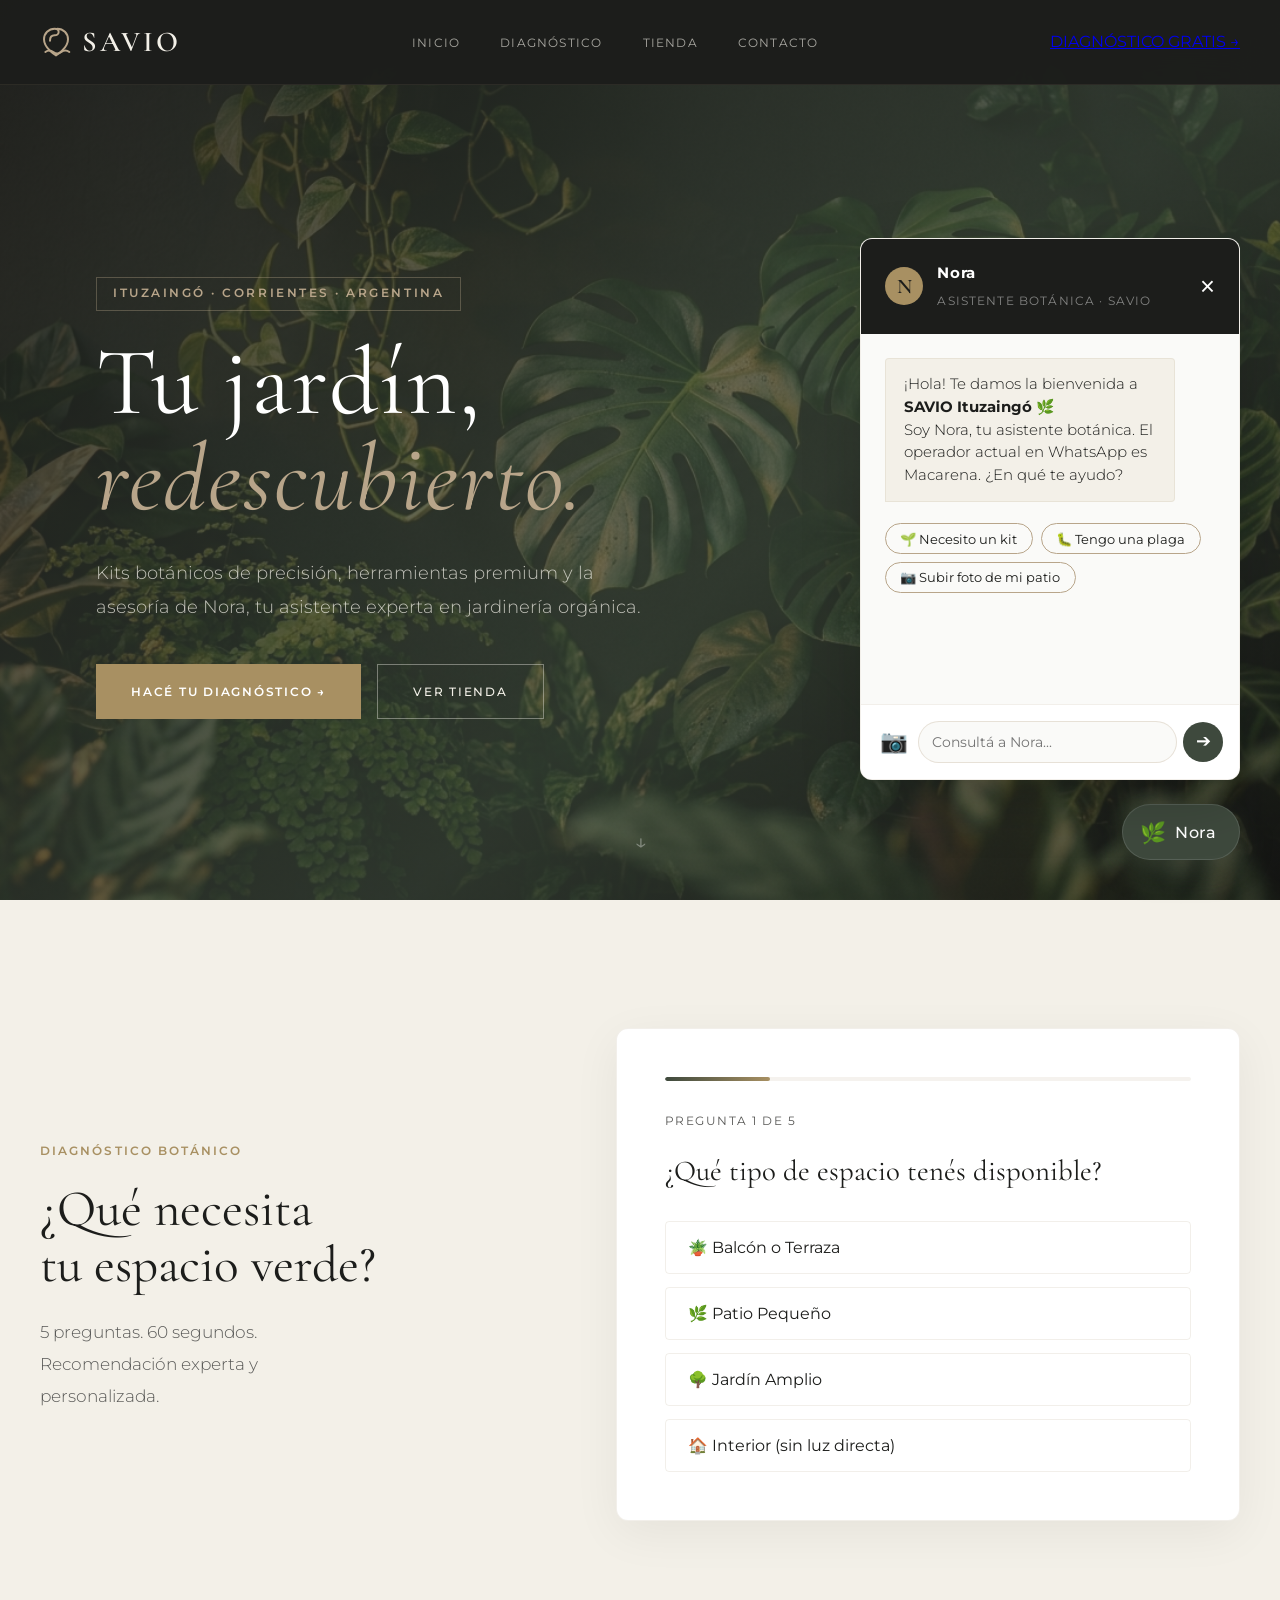
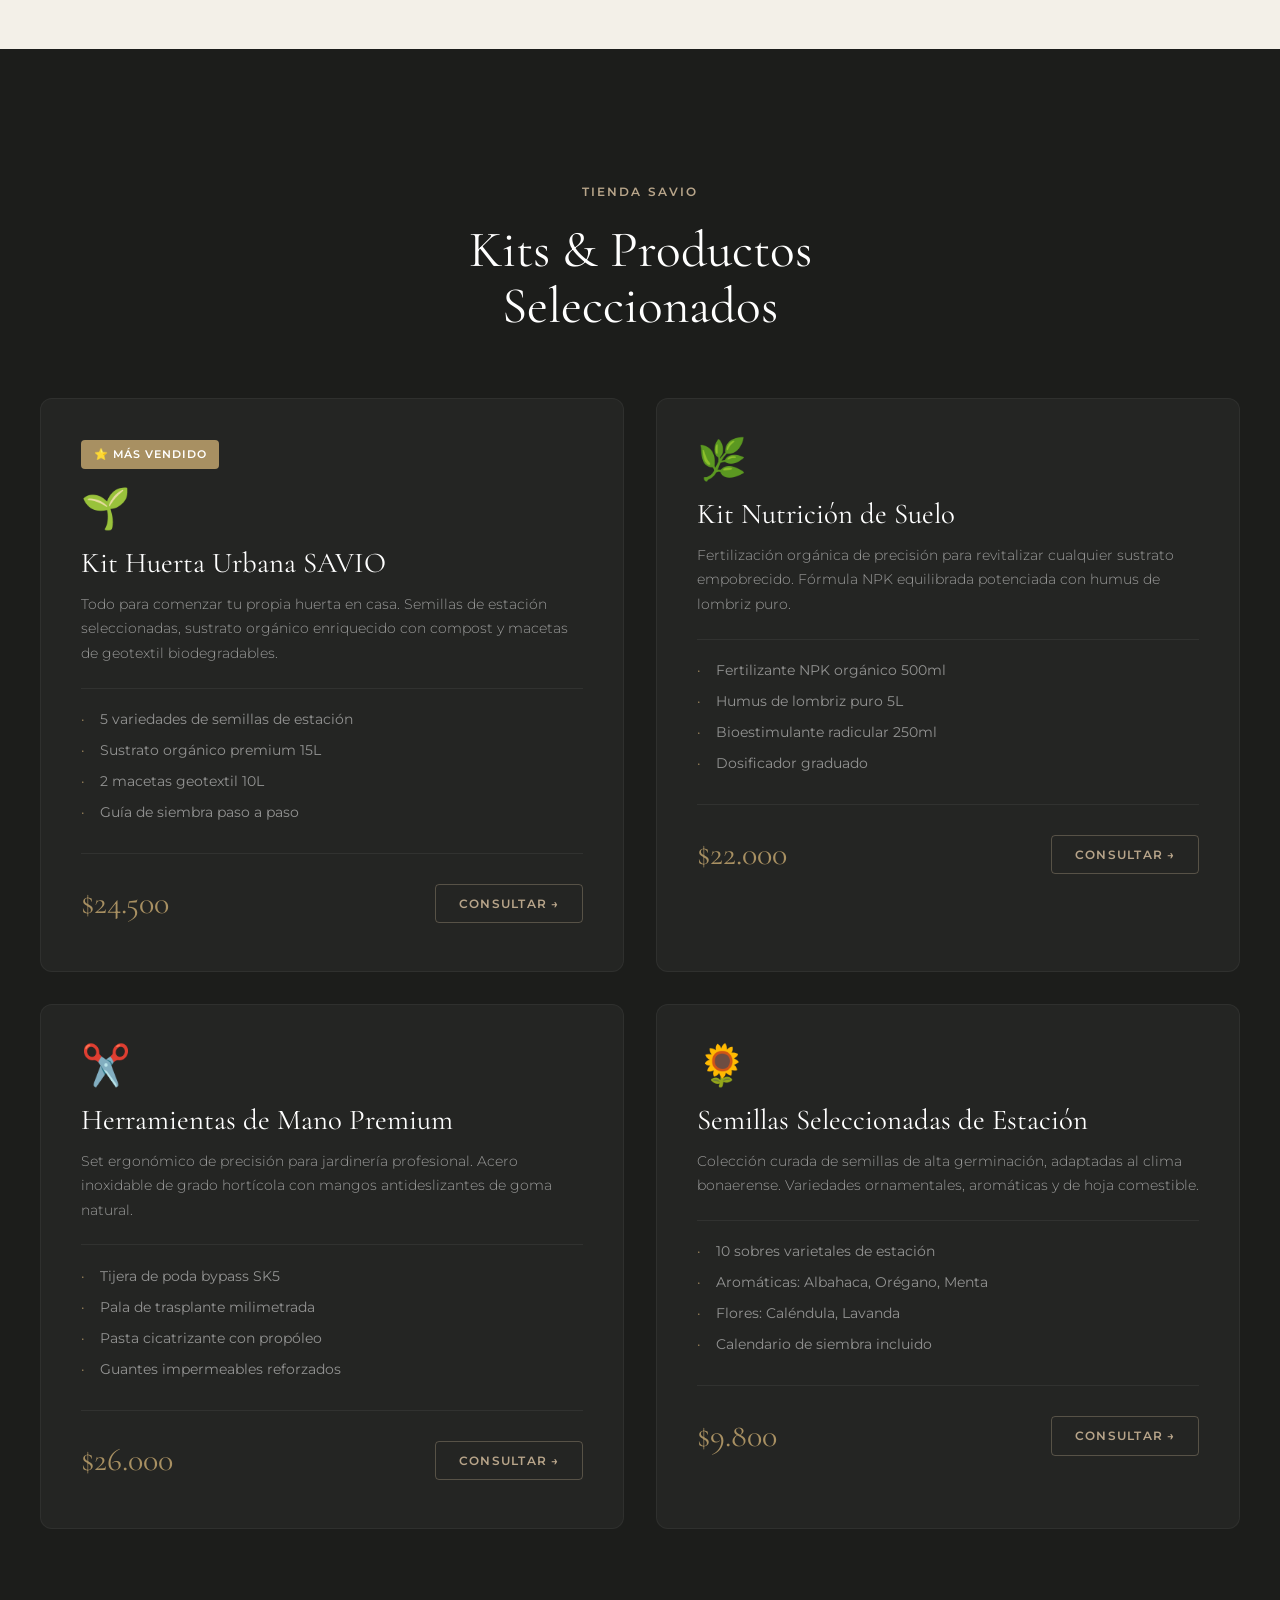
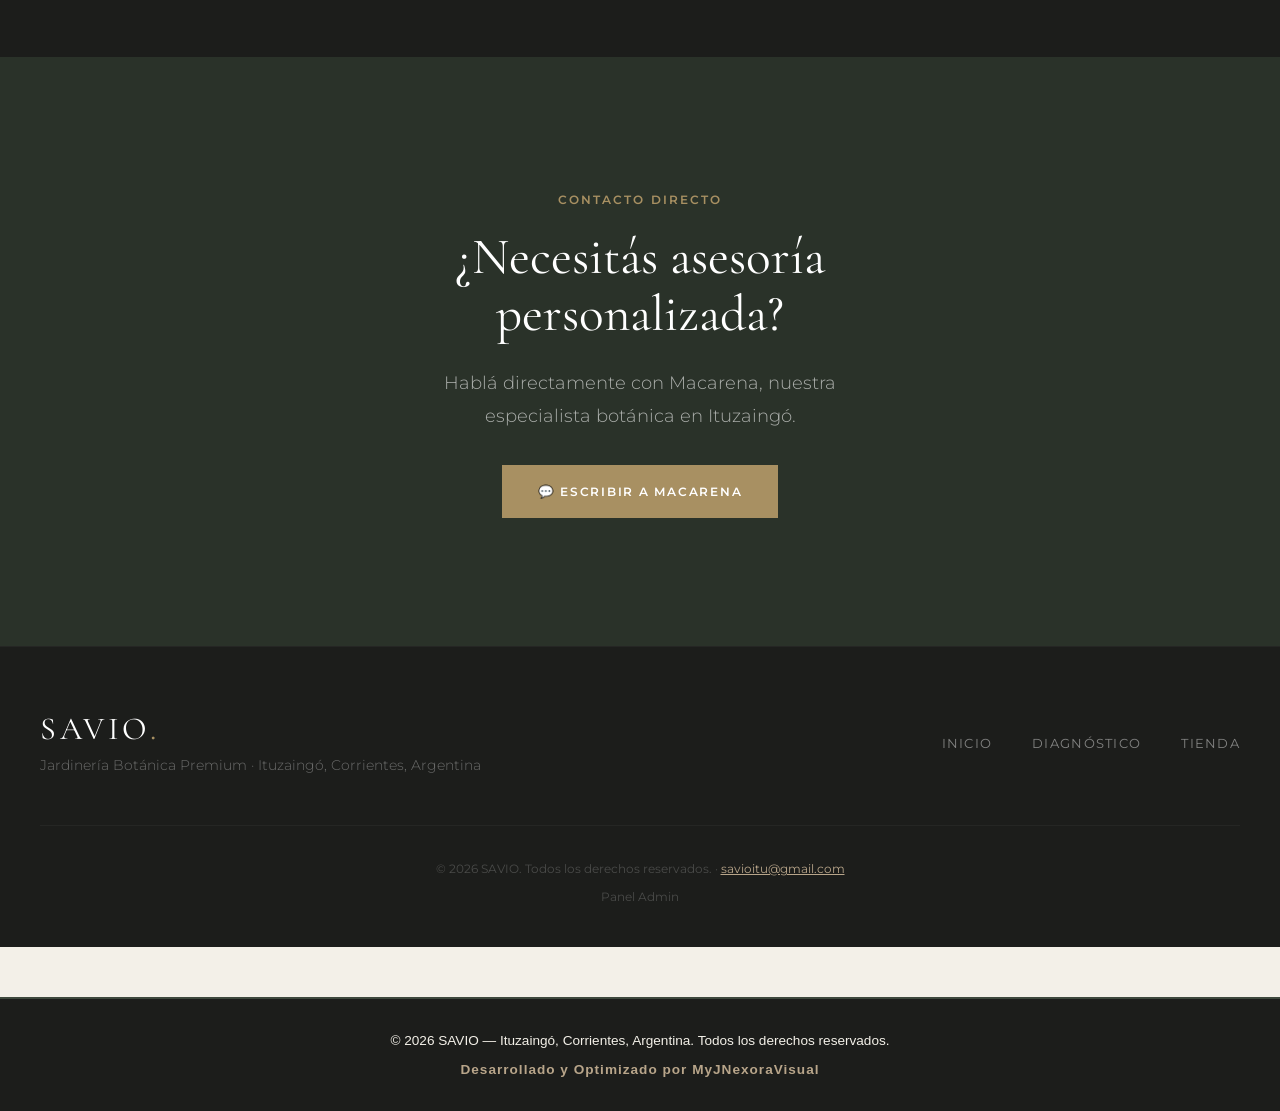
<file: index.html>
<!DOCTYPE html>
<html lang="es">
<head>
  <meta charset="UTF-8">
  <meta name="viewport" content="width=device-width, initial-scale=1.0">
  <title>SAVIO Ituzaingó | Jardinería Botánica Premium</title>
  <meta name="description" content="Kits de jardinería orgánica, herramientas premium y asesoría botánica personalizada en Ituzaingó. Hacé tu diagnóstico gratis con Nora.">
  <link rel="preconnect" href="https://fonts.googleapis.com">
  <link rel="preconnect" href="https://fonts.gstatic.com" crossorigin>
  <link href="https://fonts.googleapis.com/css2?family=Cormorant+Garamond:ital,wght@0,400;0,600;0,700;1,400&family=Montserrat:wght@300;400;500;600;700&display=swap" rel="stylesheet">
  <link rel="stylesheet" href="styles.css">
  <link rel="manifest" href="manifest.json">
  <meta name="theme-color" content="#3E493D">
  <meta name="apple-mobile-web-app-capable" content="yes">
  <meta name="apple-mobile-web-app-status-bar-style" content="black-translucent">
</head>
<body>
  <!-- PWA Banner -->
  <div class="pwa-banner" id="pwa-banner" style="display: none;">
    SAVIO Ituzaingó está disponible como App Nativa.
    <button id="btn-install-pwa">INSTALAR APP</button>
  </div>

  <!-- Nav -->
  <nav class="site-nav" id="main-nav">
    <div class="nav-container">
      <a href="#inicio" class="nav-brand" style="display: flex; align-items: center; gap: 10px; text-decoration: none;">
        <svg width="32" height="32" viewBox="0 0 24 24" fill="none" stroke="#B8A58A" stroke-width="1.5" stroke-linecap="round" stroke-linejoin="round" style="flex-shrink:0;"><path d="M12 22C12 22 3 17 3 10C3 5.5 6.5 2 11 2C12.5 2 14 3 14 4.5C14 6 12.5 7 11 7C8.5 7 7.5 9 7.5 11M12 22C12 22 21 17 21 10C21 5.5 17.5 2 13 2"/><path d="M4 19.5C6 18 8 18 10 19.5C12 21 14 21 16 19.5C18 18 20 18 22 19.5"/></svg>
        <span style="color: #F3F0E8; font-family: var(--font-serif); font-size: 1.8rem; letter-spacing: 0.1em; font-weight: 600;">SAVIO</span>
      </a>
      <ul class="nav-links">
        <li><a href="#inicio">Inicio</a></li>
        <li><a href="#quiz-section">Diagnóstico</a></li>
        <li><a href="#tienda">Tienda</a></li>
        <li><a href="#contacto">Contacto</a></li>
      </ul>
      <a href="#quiz-section" class="btn-primary nav-cta">DIAGNÓSTICO GRATIS →</a>
    </div>
  </nav>

  <!-- Hero -->
  <section id="inicio" class="hero-section">
    <div class="hero-overlay"></div>
    <div class="hero-content">
      <span class="hero-tag" id="hero-location">Ituzaingó · Corrientes · Argentina</span>
      <h1 class="hero-title">Tu jardín,<br><em>redescubierto.</em></h1>
      <p class="hero-subtitle">Kits botánicos de precisión, herramientas premium y la asesoría de Nora, tu asistente experta en jardinería orgánica.</p>
      <div class="hero-actions">
        <button id="btn-iniciar-quiz" class="btn-golden">HACÉ TU DIAGNÓSTICO →</button>
        <a href="#tienda" class="btn-outline">Ver Tienda</a>
      </div>
    </div>
    <div class="hero-scroll-hint">↓</div>
  </section>

  <!-- Quiz Section -->
  <section id="quiz-section" class="quiz-section">
    <div class="container">
      <div class="quiz-wrapper">
        <div class="quiz-intro">
          <span class="section-tag">Diagnóstico Botánico</span>
          <h2 class="section-heading">¿Qué necesita<br>tu espacio verde?</h2>
          <p>5 preguntas. 60 segundos. Recomendación experta y personalizada.</p>
        </div>
        <div class="quiz-card" id="quiz-card">
          <div id="quiz-progress-bar-wrap"><div id="quiz-progress-bar"></div></div>
          <p class="quiz-step-label">Pregunta <span id="quiz-current-q">1</span> de 5</p>

          <div id="quiz-step-1" class="quiz-step active">
            <h3 class="quiz-question">¿Qué tipo de espacio tenés disponible?</h3>
            <div class="quiz-options">
              <button class="quiz-btn" data-key="espacio" data-value="balcon">🪴 Balcón o Terraza</button>
              <button class="quiz-btn" data-key="espacio" data-value="patio">🌿 Patio Pequeño</button>
              <button class="quiz-btn" data-key="espacio" data-value="jardin">🌳 Jardín Amplio</button>
              <button class="quiz-btn" data-key="espacio" data-value="interior">🏠 Interior (sin luz directa)</button>
            </div>
          </div>

          <div id="quiz-step-2" class="quiz-step">
            <h3 class="quiz-question">¿Cuántas horas de sol directo recibe?</h3>
            <div class="quiz-options">
              <button class="quiz-btn" data-key="sol" data-value="mucho">☀️ Más de 5 horas</button>
              <button class="quiz-btn" data-key="sol" data-value="medio">⛅ Entre 2 y 5 horas</button>
              <button class="quiz-btn" data-key="sol" data-value="poco">🌤️ Menos de 2 horas / Sombra</button>
            </div>
          </div>

          <div id="quiz-step-3" class="quiz-step">
            <h3 class="quiz-question">¿Cuál es el principal problema hoy?</h3>
            <div class="quiz-options">
              <button class="quiz-btn" data-key="problema" data-value="descuidado">😓 Plantas tristes o descuidadas</button>
              <button class="quiz-btn" data-key="problema" data-value="plagas">🐛 Plagas o enfermedades</button>
              <button class="quiz-btn" data-key="problema" data-value="crear">✨ Quiero crear desde cero</button>
              <button class="quiz-btn" data-key="problema" data-value="mantenimiento">🔄 Solo mantener lo que tengo</button>
            </div>
          </div>

          <div id="quiz-step-4" class="quiz-step">
            <h3 class="quiz-question">¿Cuánto tiempo podés dedicarle por semana?</h3>
            <div class="quiz-options">
              <button class="quiz-btn" data-key="tiempo" data-value="alto">💚 Todos los días (me encanta)</button>
              <button class="quiz-btn" data-key="tiempo" data-value="medio">📅 Fines de semana</button>
              <button class="quiz-btn" data-key="tiempo" data-value="bajo">⏱️ Casi nada, quiero algo fácil</button>
            </div>
          </div>

          <div id="quiz-step-5" class="quiz-step">
            <h3 class="quiz-question">¿Qué te gustaría lograr?</h3>
            <div class="quiz-options">
              <button class="quiz-btn" data-key="objetivo" data-value="huerta">🥬 Comer de mi propia huerta</button>
              <button class="quiz-btn" data-key="objetivo" data-value="ornamental">🌸 Que se vea hermoso</button>
              <button class="quiz-btn" data-key="objetivo" data-value="asesoria">📋 Tener un plan profesional</button>
            </div>
          </div>

          <div id="quiz-result" class="quiz-step quiz-result-step">
            <div class="result-icon">🌿</div>
            <h3 class="quiz-question result-title">¡Tenemos tu recomendación!</h3>
            <p id="quiz-result-text" class="quiz-result-text"></p>
            <div id="quiz-result-kit" class="quiz-result-kit"></div>
            <button id="btn-whatsapp-quiz" class="btn-golden" style="width:100%; margin-top:1.5rem;">
              💬 HABLAR CON MACARENA →
            </button>
            <button id="btn-quiz-reset" class="btn-link-muted" style="margin-top:0.8rem;">Repetir diagnóstico</button>
          </div>
        </div>
      </div>
    </div>
  </section>

  <!-- Tienda -->
  <section id="tienda" class="store-section">
    <div class="container">
      <div class="section-header">
        <span class="section-tag light">Tienda SAVIO</span>
        <h2 class="section-heading light">Kits & Productos<br>Seleccionados</h2>
      </div>
      <div class="store-grid">

        <div class="product-card">
          <div class="product-badge">⭐ Más Vendido</div>
          <div class="product-icon-wrap">🌱</div>
          <div class="product-info">
            <h3>Kit Huerta Urbana SAVIO</h3>
            <p>Todo para comenzar tu propia huerta en casa. Semillas de estación seleccionadas, sustrato orgánico enriquecido con compost y macetas de geotextil biodegradables.</p>
            <ul class="product-includes">
              <li>5 variedades de semillas de estación</li>
              <li>Sustrato orgánico premium 15L</li>
              <li>2 macetas geotextil 10L</li>
              <li>Guía de siembra paso a paso</li>
            </ul>
            <div class="product-footer">
              <span class="product-price">$24.500</span>
              <button class="btn-product-wa" data-producto="Kit Huerta Urbana SAVIO ($24.500)">Consultar →</button>
            </div>
          </div>
        </div>

        <div class="product-card">
          <div class="product-icon-wrap">🌿</div>
          <div class="product-info">
            <h3>Kit Nutrición de Suelo</h3>
            <p>Fertilización orgánica de precisión para revitalizar cualquier sustrato empobrecido. Fórmula NPK equilibrada potenciada con humus de lombriz puro.</p>
            <ul class="product-includes">
              <li>Fertilizante NPK orgánico 500ml</li>
              <li>Humus de lombriz puro 5L</li>
              <li>Bioestimulante radicular 250ml</li>
              <li>Dosificador graduado</li>
            </ul>
            <div class="product-footer">
              <span class="product-price">$22.000</span>
              <button class="btn-product-wa" data-producto="Kit Nutrición de Suelo ($22.000)">Consultar →</button>
            </div>
          </div>
        </div>

        <div class="product-card">
          <div class="product-icon-wrap">✂️</div>
          <div class="product-info">
            <h3>Herramientas de Mano Premium</h3>
            <p>Set ergonómico de precisión para jardinería profesional. Acero inoxidable de grado hortícola con mangos antideslizantes de goma natural.</p>
            <ul class="product-includes">
              <li>Tijera de poda bypass SK5</li>
              <li>Pala de trasplante milimetrada</li>
              <li>Pasta cicatrizante con propóleo</li>
              <li>Guantes impermeables reforzados</li>
            </ul>
            <div class="product-footer">
              <span class="product-price">$26.000</span>
              <button class="btn-product-wa" data-producto="Herramientas de Mano Premium ($26.000)">Consultar →</button>
            </div>
          </div>
        </div>

        <div class="product-card">
          <div class="product-icon-wrap">🌻</div>
          <div class="product-info">
            <h3>Semillas Seleccionadas de Estación</h3>
            <p>Colección curada de semillas de alta germinación, adaptadas al clima bonaerense. Variedades ornamentales, aromáticas y de hoja comestible.</p>
            <ul class="product-includes">
              <li>10 sobres varietales de estación</li>
              <li>Aromáticas: Albahaca, Orégano, Menta</li>
              <li>Flores: Caléndula, Lavanda</li>
              <li>Calendario de siembra incluido</li>
            </ul>
            <div class="product-footer">
              <span class="product-price">$9.800</span>
              <button class="btn-product-wa" data-producto="Semillas Seleccionadas de Estación ($9.800)">Consultar →</button>
            </div>
          </div>
        </div>

      </div>
    </div>
  </section>

  <!-- Contacto -->
  <section id="contacto" class="contact-section">
    <div class="container contact-content">
      <span class="section-tag">Contacto Directo</span>
      <h2 class="section-heading light">¿Necesitás asesoría<br>personalizada?</h2>
      <p>Hablá directamente con Macarena, nuestra especialista botánica en Ituzaingó.</p>
      <a href="https://wa.me/5493786519242?text=Hola%20Macarena%2C%20quiero%20consultar%20sobre%20jardinería%20SAVIO" target="_blank" class="btn-golden" style="margin-top:2rem;">💬 ESCRIBIR A MACARENA</a>
    </div>
  </section>

  <!-- Footer -->
  <footer class="footer">
    <div class="container">
      <div class="footer-content">
        <div class="footer-brand">
          <h2>SAVIO<span>.</span></h2>
          <p>Jardinería Botánica Premium · Ituzaingó, Corrientes, Argentina</p>
        </div>
        <div class="footer-links">
          <a href="#inicio">Inicio</a>
          <a href="#quiz-section">Diagnóstico</a>
          <a href="#tienda">Tienda</a>
        </div>
      </div>
      <div class="footer-bottom">
        <p>© 2026 SAVIO. Todos los derechos reservados. · <a href="mailto:savioitu@gmail.com" style="color:var(--arena);">savioitu@gmail.com</a></p>
        <p style="margin-top:0.4rem;"><a href="dashboard.html" style="color:rgba(255,255,255,0.2);font-size:0.72rem;text-decoration:none;">Panel Admin</a></p>
      </div>
    </div>
  </footer>

  <!-- Nora FAB -->
  <div class="nora-fab-container">
    <button id="nora-fab-btn" class="nora-fab" title="Hablar con Nora">
      <span class="nora-icon">🌿</span>
      <span class="nora-fab-label">Nora</span>
    </button>
    <div id="nora-chat-window" class="nora-window hidden">
      <div class="nora-header">
        <div class="nora-profile">
          <div class="nora-avatar">N</div>
          <div>
            <strong>Nora</strong>
            <span>Asistente Botánica · SAVIO</span>
          </div>
        </div>
        <button id="nora-close-btn">&times;</button>
      </div>
      <div id="nora-chat-container" class="nora-chat-body"></div>
      <div class="nora-input-bar">
        <button type="button" id="nora-media-btn">📷</button>
        <input type="file" id="nora-file-input" accept="image/*" class="hidden">
        <input type="text" id="nora-text-input" placeholder="Consultá a Nora...">
        <button id="nora-send-btn">➔</button>
      </div>
    </div>
  </div>

  <script type="module" src="app.js"></script>
  <script>
    // PWA Install Logic
    let deferredPrompt;
    const pwaBanner = document.getElementById('pwa-banner');
    const btnInstall = document.getElementById('btn-install-pwa');

    window.addEventListener('beforeinstallprompt', (e) => {
      e.preventDefault();
      deferredPrompt = e;
      pwaBanner.style.display = 'flex';
      document.body.classList.add('has-pwa-banner');
    });

    btnInstall.addEventListener('click', async () => {
      pwaBanner.style.display = 'none';
      document.body.classList.remove('has-pwa-banner');
      deferredPrompt.prompt();
      const { outcome } = await deferredPrompt.userChoice;
      deferredPrompt = null;
    });
  </script>

  <!-- PIE DE PÁGINA CON FIRMA DE AUTORÍA -->
  <footer style="background-color: #1C1D1B; color: #F3F0E8; text-align: center; padding: 30px 20px; font-family: sans-serif; font-size: 0.85rem; border-top: 2px solid #3E493D; margin-top: 50px;">
      <p style="margin: 0; color: #F3F0E8;">© 2026 SAVIO — Ituzaingó, Corrientes, Argentina. Todos los derechos reservados.</p>
      <p style="margin: 5px 0 0 0; color: #B8A58A; font-weight: bold; letter-spacing: 1px;">Desarrollado y Optimizado por MyJNexoraVisual</p>
  </footer>

  <!-- FLECHA FLOTANTE PARA VOLVER ARRIBA -->
  <button id="btn-top" onclick="window.scrollTo({top: 0, behavior: 'smooth'})" style="display: none; position: fixed; bottom: 20px; left: 20px; background-color: #B8A58A; color: #1C1D1B; border: none; width: 45px; height: 45px; border-radius: 50%; font-weight: bold; cursor: pointer; font-size: 1.2rem; z-index: 999; box-shadow: 0 4px 10px rgba(0,0,0,0.4); align-items: center; justify-content: center;">
      ▲
  </button>

  <script>
      window.addEventListener('scroll', () => {
          const btn = document.getElementById('btn-top');
          if (btn) btn.style.display = window.scrollY > 400 ? 'flex' : 'none';
      });
  </script>
</body>
</html>
</file>
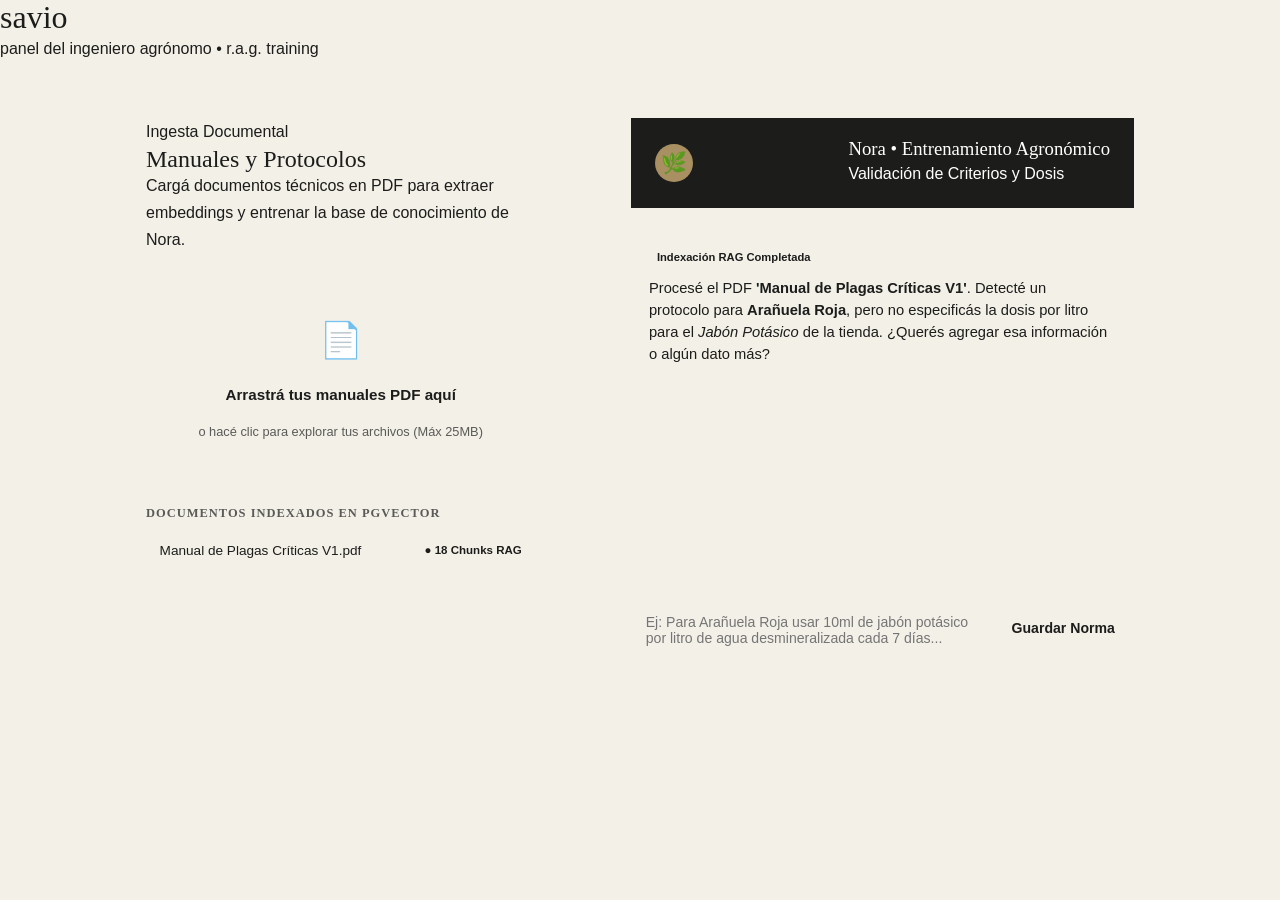
<file: admin-entrenamiento.html>
<!DOCTYPE html>
<html lang="es">
<head>
  <meta charset="UTF-8">
  <meta name="viewport" content="width=device-width, initial-scale=1.0">
  <title>Savio | Panel de Entrenamiento Nora - Agronomía</title>
  <link rel="preconnect" href="https://fonts.googleapis.com">
  <link rel="preconnect" href="https://fonts.gstatic.com" crossorigin>
  <link href="https://fonts.googleapis.com/css2?family=Inter:wght@300;400;500;600&family=Playfair+Display:ital,wght@0,500;0,600;0,700;1,400&display=swap" rel="stylesheet">
  <link rel="stylesheet" href="styles.css">
  <style>
    .admin-container {
      max-width: 1100px;
      margin: 0 auto;
      padding: 1.5rem 1.5rem 4rem;
      display: grid;
      grid-template-columns: 1fr;
      gap: 2rem;
    }
    @media (min-width: 850px) {
      .admin-container {
        grid-template-columns: 1fr 1.25fr;
      }
    }
    .dropzone-card {
      padding: 2rem;
      display: flex;
      flex-direction: column;
    }
    .dropzone {
      border: 2px dashed var(--border-color);
      border-radius: var(--radius-md);
      padding: 2.5rem 1.5rem;
      text-align: center;
      background: var(--bg-card-subtle);
      cursor: pointer;
      transition: var(--transition);
      display: flex;
      flex-direction: column;
      align-items: center;
      justify-content: center;
      gap: 0.8rem;
      margin-top: 1rem;
    }
    .dropzone:hover, .dropzone.dragover {
      border-color: var(--text-primary);
      background: var(--accent-sage-light);
    }
    .dropzone-icon {
      font-size: 2.2rem;
    }
    .dropzone-title {
      font-weight: 600;
      font-size: 0.95rem;
      color: var(--text-primary);
    }
    .dropzone-sub {
      font-size: 0.8rem;
      color: var(--text-muted);
    }
    .file-input {
      display: none;
    }
    .processed-docs {
      margin-top: 1.5rem;
    }
    .processed-title {
      font-size: 0.78rem;
      text-transform: uppercase;
      letter-spacing: 0.08em;
      color: var(--text-muted);
      margin-bottom: 0.6rem;
      font-weight: 600;
    }
    .doc-pill {
      display: flex;
      align-items: center;
      justify-content: space-between;
      background: var(--bg-card-subtle);
      border: 1px solid var(--border-color);
      border-radius: var(--radius-sm);
      padding: 0.6rem 0.85rem;
      font-size: 0.85rem;
    }
    .doc-status {
      display: inline-flex;
      align-items: center;
      gap: 0.35rem;
      font-size: 0.72rem;
      color: var(--online-green);
      font-weight: 600;
    }
    .chat-trainer-card {
      padding: 2rem;
      display: flex;
      flex-direction: column;
      height: 600px;
    }
    .training-stream {
      flex: 1;
      overflow-y: auto;
      display: flex;
      flex-direction: column;
      gap: 1rem;
      padding-right: 0.5rem;
      margin: 1.2rem 0;
    }
    .bubble-nora-rag {
      background: var(--bg-card-subtle);
      border: 1px solid var(--border-color);
      border-left: 3px solid var(--accent-sage);
      border-radius: var(--radius-md);
      padding: 1.1rem;
      font-size: 0.92rem;
      line-height: 1.5;
    }
    .bubble-nora-rag .highlight {
      font-weight: 600;
      color: var(--accent-terra);
    }
    .bubble-user {
      align-self: flex-end;
      background: var(--text-primary);
      color: var(--bg-crema);
      border-radius: 14px 14px 2px 14px;
      padding: 0.85rem 1.1rem;
      font-size: 0.9rem;
      max-width: 85%;
      line-height: 1.45;
    }
    .rag-tag {
      display: inline-block;
      font-size: 0.7rem;
      background: var(--accent-sage-light);
      color: var(--accent-sage);
      padding: 0.2rem 0.5rem;
      border-radius: 4px;
      margin-bottom: 0.5rem;
      font-weight: 600;
    }
    .training-input-area {
      display: flex;
      gap: 0.6rem;
      border-top: 1px solid var(--border-color);
      padding-top: 1.2rem;
    }
    .training-input-area textarea {
      flex: 1;
      height: 52px;
      padding: 0.7rem 0.9rem;
      border: 1px solid var(--border-color);
      border-radius: var(--radius-sm);
      font-family: var(--font-sans);
      font-size: 0.88rem;
      resize: none;
      outline: none;
      background: var(--bg-card-subtle);
      color: var(--text-primary);
    }
    .training-input-area textarea:focus {
      border-color: var(--text-primary);
      background: #FFFFFF;
    }
    .btn-train {
      background: var(--text-primary);
      color: var(--bg-crema);
      border: none;
      padding: 0 1.2rem;
      border-radius: var(--radius-sm);
      font-weight: 600;
      font-size: 0.88rem;
      cursor: pointer;
      transition: var(--transition);
    }
    .btn-train:hover {
      background: var(--accent-terra);
    }
  </style>
</head>
<body>

  <header class="site-header">
    <div class="header-inner">
      <div class="brand">
        <h1 class="brand-title">savio</h1>
        <span class="brand-divider"></span>
        <p class="brand-tagline">panel del ingeniero agrónomo • r.a.g. training</p>
      </div>
    </div>
  </header>

  <main class="admin-container">
    <!-- Carga de Documentación Técnica -->
    <section class="card dropzone-card">
      <span class="badge">Ingesta Documental</span>
      <h2 class="section-title">Manuales y Protocolos</h2>
      <p class="section-desc">Cargá documentos técnicos en PDF para extraer embeddings y entrenar la base de conocimiento de Nora.</p>

      <div class="dropzone" id="pdf-dropzone">
        <span class="dropzone-icon">📄</span>
        <p class="dropzone-title">Arrastrá tus manuales PDF aquí</p>
        <p class="dropzone-sub">o hacé clic para explorar tus archivos (Máx 25MB)</p>
        <input type="file" id="pdf-file-input" class="file-input" accept=".pdf" multiple>
      </div>

      <div class="processed-docs">
        <h4 class="processed-title">Documentos indexados en pgvector</h4>
        <div class="doc-pill">
          <span>Manual de Plagas Críticas V1.pdf</span>
          <span class="doc-status">● 18 Chunks RAG</span>
        </div>
      </div>
    </section>

    <!-- Diálogo de Parametrización y Entrenamiento -->
    <section class="card chat-trainer-card">
      <div class="nora-header">
        <div class="avatar-wrap">
          <div class="nora-avatar"><span>🌿</span></div>
          <span class="online-indicator"></span>
        </div>
        <div class="nora-info">
          <h3 class="nora-name">Nora • Entrenamiento Agronómico</h3>
          <span class="nora-role">Validación de Criterios y Dosis</span>
        </div>
      </div>

      <div id="training-stream" class="training-stream">
        <div class="bubble-nora-rag">
          <span class="rag-tag">Indexación RAG Completada</span>
          <p>Procesé el PDF <strong>'Manual de Plagas Críticas V1'</strong>. Detecté un protocolo para <span class="highlight">Arañuela Roja</span>, pero no especificás la dosis por litro para el <em>Jabón Potásico</em> de la tienda. ¿Querés agregar esa información o algún dato más?</p>
        </div>
      </div>

      <div class="training-input-area">
        <textarea id="engineer-response" placeholder="Ej: Para Arañuela Roja usar 10ml de jabón potásico por litro de agua desmineralizada cada 7 días..."></textarea>
        <button type="button" id="btn-save-knowledge" class="btn-train">Guardar Norma</button>
      </div>
    </section>
  </main>

  <script>
    const dropzone = document.getElementById('pdf-dropzone');
    const fileInput = document.getElementById('pdf-file-input');
    const stream = document.getElementById('training-stream');
    const textarea = document.getElementById('engineer-response');
    const btnSave = document.getElementById('btn-save-knowledge');

    dropzone.addEventListener('click', () => fileInput.click());
    dropzone.addEventListener('dragover', (e) => { e.preventDefault(); dropzone.classList.add('dragover'); });
    dropzone.addEventListener('dragleave', () => dropzone.classList.remove('dragover'));
    dropzone.addEventListener('drop', (e) => {
      e.preventDefault();
      dropzone.classList.remove('dragover');
      if (e.dataTransfer.files.length) fileInput.files = e.dataTransfer.files;
    });

    btnSave.addEventListener('click', () => {
      const text = textarea.value.trim();
      if (!text) return;

      const userBubble = document.createElement('div');
      userBubble.className = 'bubble-user';
      userBubble.textContent = text;
      stream.appendChild(userBubble);
      textarea.value = '';

      setTimeout(() => {
        const confirmBubble = document.createElement('div');
        confirmBubble.className = 'bubble-nora-rag';
        confirmBubble.innerHTML = `<span class="rag-tag">Embeddings Actualizados</span><p>¡Entendido! Registré la norma técnica y actualicé los vectores para <strong>Arañuela Roja + Jabón Potásico</strong>.</p>`;
        stream.appendChild(confirmBubble);
        stream.scrollTop = stream.scrollHeight;
      }, 600);

      stream.scrollTop = stream.scrollHeight;
    });
  </script>
</body>
</html>
</file>
<file: styles.css>
/* ============================================
   SAVIO BOTANICA — Design System Premium
   Paleta: Grafito · Oliva · Arena · Marfil
============================================ */
:root {
  --grafito: #1C1D1B;
  --oliva: #3E493D;
  --oliva-dark: #2a3229;
  --arena: #B8A58A;
  --marfil: #F3F0E8;
  --dorado: #A89062;
  --dorado-hover: #c4a872;
  --white: #FFFFFF;
  --text-dark: #1C1D1B;
  --text-muted: #5A5A58;
  --text-light: rgba(243,240,232,0.75);
  --border-subtle: rgba(184,165,138,0.18);
  --border-dark: rgba(255,255,255,0.06);

  --font-serif: 'Cormorant Garamond', serif;
  --font-sans: 'Montserrat', sans-serif;

  --radius-sm: 4px;
  --radius-md: 12px;
  --radius-lg: 20px;
  --shadow-card: 0 12px 48px rgba(0,0,0,0.06);
  --shadow-card-hover: 0 24px 64px rgba(0,0,0,0.12);
  --shadow-fab: 0 8px 32px rgba(62,73,61,0.35);
  --transition: all 0.4s cubic-bezier(0.16,1,0.3,1);
}

*, *::before, *::after { margin:0; padding:0; box-sizing:border-box; }

html { scroll-behavior: smooth; }

body {
  font-family: var(--font-sans);
  color: var(--text-dark);
  background: var(--marfil);
  line-height: 1.7;
  overflow-x: hidden;
  -webkit-font-smoothing: antialiased;
}

h1,h2,h3,h4 { font-family: var(--font-serif); font-weight: 400; line-height: 1.1; }

.hidden { display: none !important; }

.container {
  max-width: 1300px;
  margin: 0 auto;
  padding: 0 2.5rem;
}

/* ---- UTILITIES ---- */
.section-tag {
  display: inline-block;
  font-size: 0.72rem;
  font-weight: 600;
  letter-spacing: 0.18em;
  text-transform: uppercase;
  color: var(--dorado);
  margin-bottom: 1.2rem;
}
.section-tag.light { color: var(--arena); }

.section-heading {
  font-size: 3.2rem;
  color: var(--grafito);
  margin-bottom: 1.5rem;
}
.section-heading.light { color: var(--white); }

.section-header {
  text-align: center;
  margin-bottom: 4rem;
}

/* ---- BUTTONS ---- */
.btn-golden {
  display: inline-block;
  background: var(--dorado);
  color: var(--white);
  font-family: var(--font-sans);
  font-size: 0.78rem;
  font-weight: 600;
  letter-spacing: 0.14em;
  text-transform: uppercase;
  padding: 1rem 2.2rem;
  border: none;
  border-radius: 0;
  cursor: pointer;
  text-decoration: none;
  transition: var(--transition);
}
.btn-golden:hover { background: var(--dorado-hover); transform: translateY(-2px); }

.btn-outline {
  display: inline-block;
  background: transparent;
  color: var(--marfil);
  border: 1px solid rgba(243,240,232,0.4);
  font-family: var(--font-sans);
  font-size: 0.78rem;
  font-weight: 500;
  letter-spacing: 0.14em;
  text-transform: uppercase;
  padding: 1rem 2.2rem;
  text-decoration: none;
  transition: var(--transition);
}
.btn-outline:hover { border-color: var(--arena); color: var(--arena); }

.btn-link-muted {
  display: block;
  text-align: center;
  background: transparent;
  border: none;
  color: var(--text-muted);
  font-size: 0.85rem;
  cursor: pointer;
  text-decoration: underline;
  transition: var(--transition);
}
.btn-link-muted:hover { color: var(--dorado); }

/* ---- NAVBAR ---- */
.site-nav {
  position: fixed;
  top: 0; left: 0; right: 0;
  background: rgba(28,29,27,0.97);
  backdrop-filter: blur(20px);
  z-index: 1000;
  padding: 1.1rem 0;
  border-bottom: 1px solid rgba(184,165,138,0.1);
  transition: top 0.3s ease;
}

body.has-pwa-banner {
  padding-top: 36px;
}
body.has-pwa-banner .site-nav {
  top: 36px;
}
.nav-container {
  max-width: 1400px;
  margin: 0 auto;
  padding: 0 2.5rem;
  display: flex;
  justify-content: space-between;
  align-items: center;
  gap: 2rem;
}
.nav-brand {
  font-family: var(--font-serif);
  font-size: 2rem;
  color: var(--white);
  text-decoration: none;
  letter-spacing: 0.15em;
  font-weight: 600;
  flex-shrink: 0;
}
.nav-brand span { color: var(--dorado); }
.nav-links {
  display: flex;
  list-style: none;
  gap: 2.5rem;
  margin: 0 auto;
}
.nav-links a {
  color: rgba(243,240,232,0.65);
  text-decoration: none;
  font-size: 0.75rem;
  font-weight: 400;
  text-transform: uppercase;
  letter-spacing: 0.1em;
  transition: var(--transition);
}
.nav-links a:hover { color: var(--dorado); }
.nav-cta { flex-shrink: 0; }

/* ---- HERO ---- */
.hero-section {
  position: relative;
  min-height: 100vh;
  display: flex;
  align-items: center;
  background: url('hero-bg.jpg') center center / cover no-repeat;
  overflow: hidden;
}
.hero-overlay {
  position: absolute;
  inset: 0;
  background: linear-gradient(135deg, rgba(28,29,27,0.88) 0%, rgba(62,73,61,0.72) 60%, rgba(28,29,27,0.65) 100%);
}
.hero-content {
  position: relative;
  z-index: 2;
  max-width: 780px;
  padding: 12rem 2.5rem 6rem 6rem;
}
.hero-tag {
  display: inline-block;
  font-size: 0.72rem;
  font-weight: 600;
  letter-spacing: 0.22em;
  text-transform: uppercase;
  color: var(--arena);
  margin-bottom: 1.5rem;
  padding: 0.4rem 1rem;
  border: 1px solid rgba(184,165,138,0.35);
}
.hero-title {
  font-size: 6rem;
  color: var(--white);
  margin-bottom: 1.8rem;
  letter-spacing: 0.02em;
  line-height: 1.0;
}
.hero-title em {
  font-style: italic;
  color: var(--arena);
}
.hero-subtitle {
  font-size: 1.15rem;
  color: var(--text-light);
  font-weight: 300;
  max-width: 560px;
  margin-bottom: 2.5rem;
  line-height: 1.85;
}
.hero-actions { display: flex; gap: 1rem; flex-wrap: wrap; }
.hero-scroll-hint {
  position: absolute;
  bottom: 2.5rem;
  left: 50%;
  transform: translateX(-50%);
  color: rgba(255,255,255,0.35);
  font-size: 1.4rem;
  animation: bounce 2s infinite;
  z-index: 2;
}
@keyframes bounce {
  0%,100% { transform: translateX(-50%) translateY(0); }
  50% { transform: translateX(-50%) translateY(10px); }
}

/* ---- QUIZ ---- */
.quiz-section {
  background: var(--marfil);
  padding: 8rem 0;
}
.quiz-wrapper {
  display: grid;
  grid-template-columns: 1fr 1.3fr;
  gap: 6rem;
  align-items: center;
}
.quiz-intro p {
  color: var(--text-muted);
  font-size: 1.05rem;
  font-weight: 300;
  line-height: 1.9;
  max-width: 340px;
}
.quiz-card {
  background: var(--white);
  border-radius: var(--radius-md);
  box-shadow: var(--shadow-card);
  padding: 3rem;
  border: 1px solid var(--border-subtle);
  transition: var(--transition);
}
.quiz-card:hover { box-shadow: var(--shadow-card-hover); }
#quiz-progress-bar-wrap {
  background: rgba(184,165,138,0.15);
  border-radius: 99px;
  height: 4px;
  margin-bottom: 1.8rem;
  overflow: hidden;
}
#quiz-progress-bar {
  height: 100%;
  background: linear-gradient(90deg, var(--oliva), var(--dorado));
  width: 20%;
  border-radius: 99px;
  transition: width 0.5s ease;
}
.quiz-step-label {
  font-size: 0.78rem;
  text-transform: uppercase;
  letter-spacing: 0.12em;
  color: var(--text-muted);
  margin-bottom: 1.4rem;
}
.quiz-step { display: none; }
.quiz-step.active { display: block; }
.quiz-question {
  font-size: 1.8rem;
  color: var(--grafito);
  margin-bottom: 2rem;
  line-height: 1.25;
}
.quiz-options {
  display: flex;
  flex-direction: column;
  gap: 0.8rem;
}
.quiz-btn[data-key] {
  background: transparent;
  border: 1px solid var(--border-subtle);
  padding: 1rem 1.4rem;
  font-size: 0.98rem;
  color: var(--text-dark);
  cursor: pointer;
  transition: var(--transition);
  border-radius: var(--radius-sm);
  font-family: var(--font-sans);
  text-align: left;
  font-weight: 400;
}
.quiz-btn[data-key]:hover {
  background: var(--oliva);
  color: var(--white);
  border-color: var(--oliva);
  transform: translateX(4px);
}
.quiz-btn[data-key].selected {
  background: var(--oliva);
  color: var(--white);
  border-color: var(--oliva);
}
.quiz-result-step { display: none; text-align: center; }
.quiz-result-step.active { display: block; }
.result-icon { font-size: 3rem; margin-bottom: 1rem; }
.result-title { color: var(--dorado); margin-bottom: 1rem; }
.quiz-result-text { color: var(--text-muted); margin-bottom: 1.5rem; font-size: 1rem; }
.quiz-result-kit {
  padding: 1.5rem;
  background: var(--marfil);
  border: 1px solid var(--arena);
  border-radius: var(--radius-sm);
  font-family: var(--font-serif);
  font-size: 1.5rem;
  color: var(--grafito);
  margin-bottom: 0.5rem;
}

/* ---- STORE ---- */
.store-section {
  background: var(--grafito);
  padding: 8rem 0;
}
.store-grid {
  display: grid;
  grid-template-columns: repeat(2, 1fr);
  gap: 2rem;
}
.product-card {
  background: #242523;
  border: 1px solid rgba(255,255,255,0.05);
  border-radius: var(--radius-md);
  padding: 2.5rem;
  transition: var(--transition);
  position: relative;
  overflow: hidden;
}
.product-card::before {
  content: '';
  position: absolute;
  top: 0; left: 0; right: 0;
  height: 2px;
  background: linear-gradient(90deg, var(--oliva), var(--dorado));
  opacity: 0;
  transition: var(--transition);
}
.product-card:hover {
  transform: translateY(-6px);
  border-color: rgba(184,165,138,0.25);
  box-shadow: 0 20px 60px rgba(0,0,0,0.3);
}
.product-card:hover::before { opacity: 1; }
.product-badge {
  display: inline-block;
  background: var(--dorado);
  color: var(--white);
  font-size: 0.7rem;
  font-weight: 600;
  letter-spacing: 0.08em;
  text-transform: uppercase;
  padding: 0.3rem 0.8rem;
  border-radius: var(--radius-sm);
  margin-bottom: 1.2rem;
}
.product-icon-wrap {
  font-size: 2.5rem;
  margin-bottom: 1.2rem;
  line-height: 1;
}
.product-info h3 {
  font-family: var(--font-serif);
  font-size: 1.8rem;
  color: var(--white);
  margin-bottom: 0.8rem;
}
.product-info > p {
  color: rgba(255,255,255,0.55);
  font-size: 0.9rem;
  font-weight: 300;
  line-height: 1.7;
  margin-bottom: 1.4rem;
}
.product-includes {
  list-style: none;
  border-top: 1px solid rgba(255,255,255,0.06);
  padding-top: 1.2rem;
  margin-bottom: 1.8rem;
  display: flex;
  flex-direction: column;
  gap: 0.5rem;
}
.product-includes li {
  color: rgba(255,255,255,0.5);
  font-size: 0.85rem;
  padding-left: 1.2rem;
  position: relative;
}
.product-includes li::before {
  content: '·';
  position: absolute;
  left: 0;
  color: var(--dorado);
}
.product-footer {
  display: flex;
  justify-content: space-between;
  align-items: center;
  border-top: 1px solid rgba(255,255,255,0.06);
  padding-top: 1.4rem;
}
.product-price {
  font-family: var(--font-serif);
  font-size: 2rem;
  color: var(--dorado);
}
.btn-product-wa {
  background: transparent;
  border: 1px solid rgba(184,165,138,0.35);
  color: var(--arena);
  font-family: var(--font-sans);
  font-size: 0.78rem;
  font-weight: 600;
  letter-spacing: 0.1em;
  text-transform: uppercase;
  padding: 0.7rem 1.4rem;
  cursor: pointer;
  transition: var(--transition);
  border-radius: var(--radius-sm);
}
.btn-product-wa:hover {
  background: var(--dorado);
  border-color: var(--dorado);
  color: var(--white);
}

/* ---- CONTACT ---- */
.contact-section {
  background: var(--oliva-dark);
  padding: 8rem 0;
  text-align: center;
}
.contact-content p {
  color: rgba(255,255,255,0.6);
  font-size: 1.1rem;
  font-weight: 300;
  max-width: 500px;
  margin: 0 auto;
  line-height: 1.9;
}

/* ---- FOOTER ---- */
.footer {
  background: var(--grafito);
  color: var(--white);
  padding: 4rem 0 2.5rem;
  border-top: 1px solid rgba(255,255,255,0.04);
}
.footer-content {
  display: flex;
  justify-content: space-between;
  align-items: center;
  flex-wrap: wrap;
  gap: 2rem;
  margin-bottom: 3rem;
}
.footer-brand h2 {
  font-family: var(--font-serif);
  font-size: 2rem;
  letter-spacing: 0.12em;
}
.footer-brand span { color: var(--dorado); }
.footer-brand p {
  color: rgba(255,255,255,0.35);
  font-size: 0.85rem;
  margin-top: 0.5rem;
  font-weight: 300;
}
.footer-links { display: flex; gap: 2.5rem; }
.footer-links a {
  color: rgba(255,255,255,0.45);
  text-decoration: none;
  font-size: 0.8rem;
  text-transform: uppercase;
  letter-spacing: 0.1em;
  transition: var(--transition);
}
.footer-links a:hover { color: var(--dorado); }
.footer-bottom {
  text-align: center;
  border-top: 1px solid rgba(255,255,255,0.04);
  padding-top: 2rem;
  color: rgba(255,255,255,0.2);
  font-size: 0.78rem;
}

/* ---- NORA FAB ---- */
.nora-fab-container {
  position: fixed;
  bottom: 2.5rem;
  right: 2.5rem;
  z-index: 9999;
}
.nora-fab {
  display: flex;
  align-items: center;
  gap: 0.5rem;
  background: var(--oliva);
  border: 1px solid rgba(255,255,255,0.12);
  color: var(--white);
  padding: 0.9rem 1.4rem 0.9rem 1.1rem;
  border-radius: 99px;
  font-size: 1rem;
  font-family: var(--font-sans);
  font-weight: 500;
  letter-spacing: 0.04em;
  cursor: pointer;
  box-shadow: var(--shadow-fab);
  transition: var(--transition);
}
.nora-fab:hover { background: var(--oliva-dark); transform: translateY(-4px) scale(1.04); }
.nora-icon { font-size: 1.3rem; }
.nora-window {
  position: absolute;
  bottom: 80px;
  right: 0;
  width: 380px;
  max-width: 90vw;
  background: var(--white);
  border-radius: var(--radius-md);
  box-shadow: 0 20px 60px rgba(0,0,0,0.18);
  display: flex;
  flex-direction: column;
  overflow: hidden;
  border: 1px solid var(--border-subtle);
  animation: slideUp 0.3s ease;
  z-index: 10000;
}
@keyframes slideUp {
  from { opacity: 0; transform: translateY(20px); }
  to   { opacity: 1; transform: translateY(0); }
}
.nora-header {
  background: var(--grafito);
  padding: 1.3rem 1.5rem;
  display: flex;
  justify-content: space-between;
  align-items: center;
  color: var(--white);
}
.nora-profile { display: flex; align-items: center; gap: 0.9rem; }
.nora-avatar {
  width: 38px; height: 38px;
  background: var(--dorado);
  color: var(--grafito);
  border-radius: 50%;
  display: flex; align-items: center; justify-content: center;
  font-family: var(--font-serif);
  font-weight: 600; font-size: 1.3rem;
}
.nora-profile strong { display: block; font-size: 0.95rem; letter-spacing: 0.04em; }
.nora-profile span { font-size: 0.72rem; color: rgba(255,255,255,0.45); text-transform: uppercase; letter-spacing: 0.1em; }
#nora-close-btn { background: transparent; border: none; color: var(--white); font-size: 1.6rem; cursor: pointer; line-height: 1; transition: var(--transition); }
#nora-close-btn:hover { color: var(--dorado); }
.nora-chat-body {
  height: 370px;
  overflow-y: auto;
  padding: 1.5rem;
  background: #FAFAF8;
  display: flex;
  flex-direction: column;
  gap: 1rem;
  scroll-behavior: smooth;
}
.msg {
  max-width: 88%;
  padding: 0.9rem 1.1rem;
  border-radius: var(--radius-sm);
  font-size: 0.92rem;
  line-height: 1.55;
  font-weight: 300;
}
.msg.nora {
  background: var(--marfil);
  align-self: flex-start;
  border: 1px solid var(--border-subtle);
  color: var(--grafito);
  border-bottom-left-radius: 0;
}
.msg.user {
  background: var(--oliva);
  color: var(--white);
  align-self: flex-end;
  border-bottom-right-radius: 0;
}
.msg.typing {
  background: var(--marfil);
  align-self: flex-start;
  border: 1px solid var(--border-subtle);
  padding: 1rem 1.4rem;
}
.typing-dots span {
  display: inline-block;
  width: 7px; height: 7px;
  background: var(--arena);
  border-radius: 50%;
  margin: 0 2px;
  animation: typingBounce 1.2s infinite;
}
.typing-dots span:nth-child(2) { animation-delay: 0.2s; }
.typing-dots span:nth-child(3) { animation-delay: 0.4s; }
@keyframes typingBounce {
  0%,60%,100% { transform: translateY(0); }
  30% { transform: translateY(-6px); }
}
.quick-replies {
  display: flex;
  gap: 0.5rem;
  flex-wrap: wrap;
  margin-top: 0.3rem;
}
.quick-reply-btn {
  background: transparent;
  border: 1px solid var(--arena);
  color: var(--text-dark);
  font-family: var(--font-sans);
  font-size: 0.82rem;
  padding: 0.4rem 0.9rem;
  border-radius: 99px;
  cursor: pointer;
  transition: var(--transition);
}
.quick-reply-btn:hover { background: var(--oliva); color: var(--white); border-color: var(--oliva); }
.nora-input-bar {
  display: flex;
  padding: 1rem;
  background: var(--white);
  border-top: 1px solid var(--border-subtle);
  align-items: center;
  gap: 0.4rem;
}
#nora-media-btn {
  background: transparent; border: none;
  color: var(--text-muted); font-size: 1.4rem;
  cursor: pointer; padding: 0 0.2rem;
  transition: var(--transition);
  flex-shrink: 0;
}
#nora-media-btn:hover { color: var(--dorado); }
.nora-input-bar input[type="text"] {
  flex: 1;
  min-width: 0;
  border: 1px solid rgba(184,165,138,0.3);
  padding: 0.7rem 0.8rem;
  border-radius: 99px;
  font-family: var(--font-sans);
  font-size: 0.9rem;
  outline: none;
  background: #FAFAF8;
  transition: var(--transition);
}
.nora-input-bar input[type="text"]:focus { border-color: var(--dorado); }
#nora-send-btn {
  background: var(--oliva);
  border: none;
  color: var(--white);
  font-size: 1.1rem;
  width: 40px; height: 40px;
  border-radius: 50%;
  cursor: pointer;
  display: flex; align-items: center; justify-content: center;
  transition: var(--transition);
  flex-shrink: 0;
}
#nora-send-btn:hover { background: var(--dorado); }

/* ---- RESPONSIVE ---- */
@media (max-width: 1100px) {
  .nav-links { display: none; }
  .quiz-wrapper { grid-template-columns: 1fr; gap: 3rem; }
  .store-grid { grid-template-columns: 1fr; }
  .hero-content { padding: 10rem 2.5rem 5rem; }
  .hero-title { font-size: 4.5rem; }
  .section-heading { font-size: 2.6rem; }
}
@media (max-width: 600px) {
  .hero-title { font-size: 3.2rem; }
  .hero-actions { flex-direction: column; }
  .nora-window { width: 92vw; right: 0; bottom: 85px; }
  .quiz-card { padding: 2rem 1.5rem; }
  .nora-fab-label { display: none; }
  .nora-fab-container { bottom: 1.5rem; right: 1.5rem; }
  .nora-fab { padding: 1rem; border-radius: 50%; width: 50px; height: 50px; justify-content: center; }
}

/* Mix Personalizado Box */
.mix-box {
  background: var(--white);
  border: 1px solid var(--border-subtle);
  border-radius: var(--radius-sm);
  padding: 1.5rem;
  margin-bottom: 1.5rem;
  text-align: left;
}
.mix-title {
  font-family: var(--font-serif);
  font-size: 1.6rem;
  color: var(--oliva);
  margin-bottom: 1rem;
  border-bottom: 1px solid var(--border-subtle);
  padding-bottom: 0.5rem;
}
.mix-section {
  margin-bottom: 1rem;
  font-size: 0.9rem;
}
.mix-section strong {
  color: var(--grafito);
  display: block;
  margin-bottom: 0.5rem;
}
.mix-section ul {
  list-style: none;
}
.mix-section li {
  display: flex;
  justify-content: space-between;
  padding: 0.3rem 0;
  border-bottom: 1px dashed rgba(0,0,0,0.05);
  color: var(--text-muted);
}
.mix-section .price { color: var(--grafito); font-weight: 500; }
.asesoria-box {
  background: rgba(168,144,98,0.1);
  padding: 1rem;
  border-radius: 4px;
}
.mix-total {
  font-family: var(--font-serif);
  font-size: 1.8rem;
  color: var(--dorado);
  text-align: right;
  margin-top: 1rem;
  padding-top: 1rem;
  border-top: 2px solid var(--border-subtle);
}

/* Btn Top */
#btn-top {
  position: fixed;
  bottom: 2.5rem;
  left: 2.5rem;
  width: 45px;
  height: 45px;
  background: var(--grafito);
  color: var(--white);
  border: none;
  border-radius: 50%;
  cursor: pointer;
  display: none;
  align-items: center;
  justify-content: center;
  font-size: 1.2rem;
  z-index: 1000;
  transition: var(--transition);
  box-shadow: 0 4px 12px rgba(0,0,0,0.2);
}
#btn-top:hover { background: var(--dorado); transform: translateY(-3px); }

/* PWA Banner */
.pwa-banner {
  background: var(--oliva);
  color: var(--marfil);
  text-align: center;
  padding: 0.6rem;
  font-size: 0.8rem;
  font-weight: 500;
  display: flex;
  justify-content: center;
  align-items: center;
  gap: 1rem;
  z-index: 2000;
  position: fixed;
  top: 0; left: 0; right: 0;
  height: 36px;
}
.pwa-banner button {
  background: var(--dorado);
  border: none;
  color: var(--white);
  padding: 0.3rem 0.8rem;
  font-size: 0.75rem;
  border-radius: 4px;
  cursor: pointer;
  font-weight: bold;
}
.pwa-banner button:hover { background: var(--dorado-hover); }
</file>
